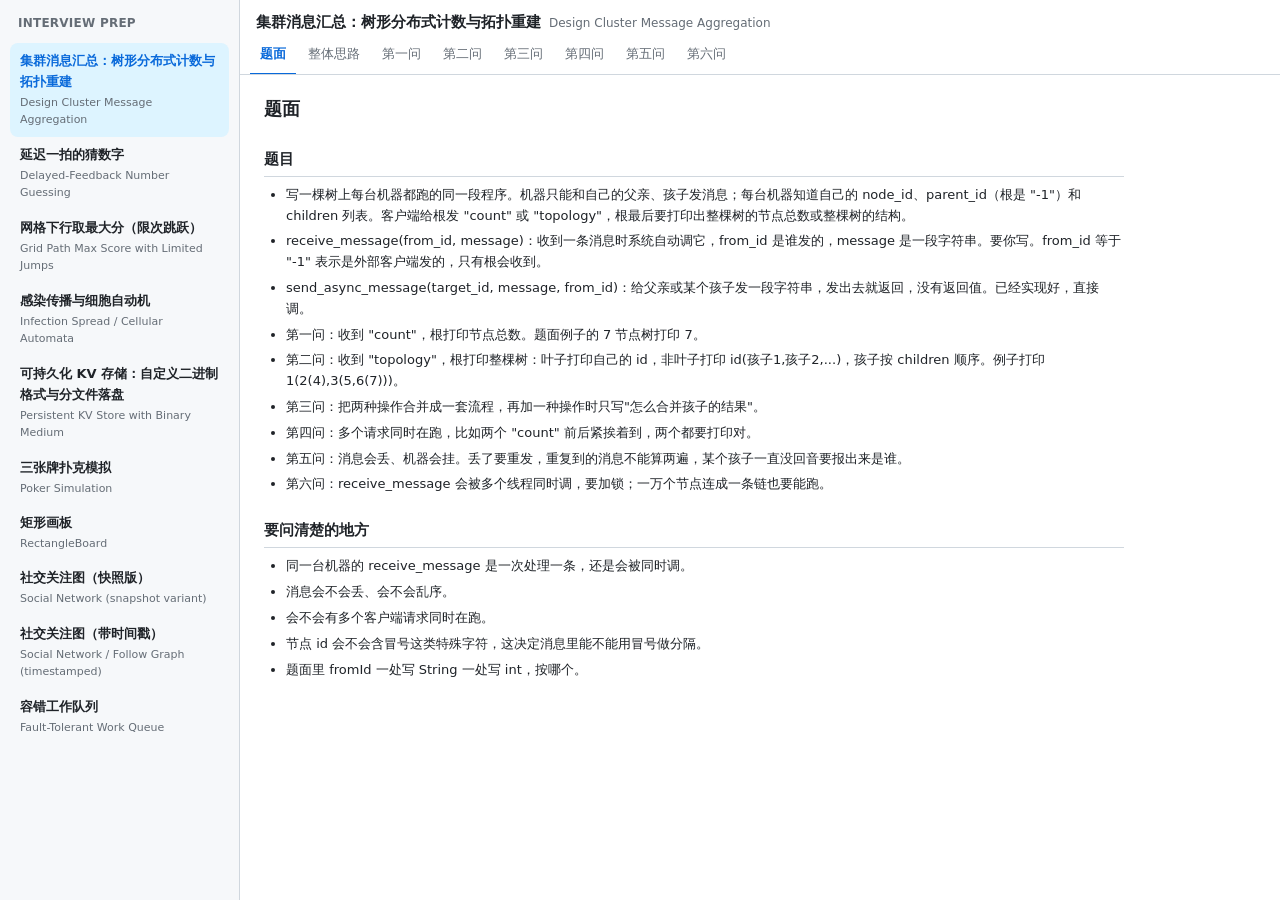
<file: index.html>
<!doctype html>
<html lang="zh-CN">
<head>
<meta charset="utf-8">
<meta name="viewport" content="width=device-width, initial-scale=1">
<title>Interview Prep</title>
<link rel="stylesheet" href="style.css?v=1792100945">
</head>
<body>
<div id="app"></div>
<script src="data.js?v=1792100945"></script>
<script src="app.js?v=1792100945"></script>
</body>
</html>
</file>
<file: style.css>
:root {
  --bg: #ffffff;
  --bg-soft: #f6f8fa;
  --border: #d0d7de;
  --text: #1f2328;
  --muted: #656d76;
  --accent: #0969da;
  --accent-soft: #ddf4ff;
  --add-bg: #e6ffec;
  --add-strong: #abf2bc;
  --del-bg: #ffebe9;
  --del-strong: #ffc1bd;
  --fold-bg: #f1f8ff;
  --ok: #1a7f37;
  --bad: #cf222e;
  --mono: "SF Mono", Menlo, Consolas, "Liberation Mono", monospace;
  --sans: -apple-system, system-ui, "PingFang SC", "Hiragino Sans GB", "Noto Sans CJK SC", "Microsoft YaHei", sans-serif;
}

* { box-sizing: border-box; }
/* 页面本身不滚动，只有各自的栏滚动；否则 iPad 上会出现页面和代码栏互相抢滚动的情况 */
html, body { margin: 0; height: 100%; overflow: hidden; overscroll-behavior: none; }
body { font-family: var(--sans); color: var(--text); background: var(--bg); font-size: 13px; line-height: 1.6; -webkit-text-size-adjust: 100%; }

#app { display: grid; grid-template-columns: 240px 1fr; height: 100vh; height: 100dvh; }
.scrollable, .sidebar, .content.scroll, .step .notes, .codeview, .tabs { overscroll-behavior: contain; -webkit-overflow-scrolling: touch; }

/* ---------------- sidebar ---------------- */
.sidebar { border-right: 1px solid var(--border); background: var(--bg-soft); padding: 14px 10px; overflow: auto; min-height: 0; }
.sidebar h1 { font-size: 12px; margin: 0 0 10px 8px; letter-spacing: .02em; color: var(--muted); font-weight: 600; text-transform: uppercase; }
.plist { list-style: none; margin: 0; padding: 0; }
.plist li a { display: block; padding: 8px 10px; border-radius: 8px; text-decoration: none; color: var(--text); }
.plist li a:hover { background: #eaeef2; }
.plist li a.active { background: var(--accent-soft); color: var(--accent); }
.plist .t { font-weight: 600; font-size: 13px; }
.plist .s { font-size: 11px; color: var(--muted); margin-top: 1px; }
.plist .tags { margin-top: 5px; display: flex; flex-wrap: wrap; gap: 4px; }
.chip { display: inline-block; font-size: 11px; padding: 1px 7px; border-radius: 999px; background: #eaeef2; color: var(--muted); white-space: nowrap; }
.chip.co { background: #fff8c5; color: #7d4e00; }

/* ---------------- main ---------------- */
.main { display: flex; flex-direction: column; min-width: 0; min-height: 0; height: 100%; }
.phead { border-bottom: 1px solid var(--border); background: var(--bg); flex-shrink: 0; }
.titlebar { display: flex; align-items: center; gap: 10px; padding: 8px 16px 0; min-height: 36px; }
.ptitle { margin: 0; font-size: 15px; flex: 1; min-width: 0; white-space: nowrap; overflow: hidden; text-overflow: ellipsis; }
.ptitle .en { color: var(--muted); font-weight: 400; font-size: 12px; margin-left: 8px; }
.meta { display: flex; gap: 6px; flex-shrink: 0; }
.psel { display: none; flex: 1; min-width: 0; font: inherit; font-size: 14px; font-weight: 600; padding: 4px 8px; border: 1px solid var(--border); border-radius: 6px; background: var(--bg); color: var(--text); }

/* 页签永远一行，放不下就横向滑，不往下堆 */
.tabs { display: flex; flex-wrap: nowrap; gap: 2px; overflow-x: auto; padding: 0 10px; scrollbar-width: none; }
.tabs::-webkit-scrollbar { display: none; }
.tabs a { flex-shrink: 0; padding: 8px 10px; text-decoration: none; color: var(--muted); border-bottom: 2px solid transparent; font-size: 13px; margin-bottom: -1px; white-space: nowrap; }
.tabs a:hover { color: var(--text); }
.tabs a.active { color: var(--accent); border-bottom-color: var(--accent); font-weight: 600; }
.tabs .sub { display: none; color: var(--muted); font-weight: 400; font-size: 11px; margin-left: 4px; }
@media (min-width: 1300px) { .tabs .sub { display: inline; } }

.content { flex: 1; min-height: 0; display: flex; flex-direction: column; overflow: hidden; }
.content.scroll { display: block; overflow: auto; padding: 20px 24px 60px; }
.doc { max-width: 860px; }

/* ---------------- markdown ---------------- */
.md h1 { font-size: 18px; margin: 0 0 14px; }
.md h2 { font-size: 14.5px; margin: 24px 0 8px; padding-bottom: 5px; border-bottom: 1px solid var(--border); }
.md h3 { font-size: 13.5px; margin: 16px 0 6px; color: #24292f; }
.md p { margin: 0 0 10px; }
.md ul, .md ol { margin: 0 0 10px; padding-left: 22px; }
.md li { margin: 5px 0; }
.md code { font-family: var(--mono); font-size: 11.5px; background: #eff1f3; padding: 1px 5px; border-radius: 4px; }
.md pre { background: var(--bg-soft); border: 1px solid var(--border); border-radius: 8px; padding: 10px 12px; overflow: auto; margin: 0 0 12px; }
.md pre code { background: none; padding: 0; font-size: 11.5px; line-height: 1.5; }
.md blockquote { margin: 0 0 12px; padding: 6px 12px; border-left: 4px solid var(--border); color: var(--muted); background: var(--bg-soft); }
.md blockquote p { margin: 0; }
.md table { border-collapse: collapse; margin: 0 0 14px; font-size: 12px; width: 100%; }
.md th, .md td { border: 1px solid var(--border); padding: 5px 8px; text-align: left; vertical-align: top; }
.md th { background: var(--bg-soft); font-weight: 600; }
.md strong { font-weight: 650; }

/* ---------------- step layout：左文字右代码，两栏各自滚 ---------------- */
.panebar { display: none; padding: 6px 12px; border-bottom: 1px solid var(--border); background: var(--bg); flex-shrink: 0; }
.step { display: grid; grid-template-columns: minmax(260px, 38%) 1fr; flex: 1; min-height: 0; }
.step .notes { overflow: auto; min-height: 0; padding: 14px 18px 40px; border-right: 1px solid var(--border); font-size: 13px; }
.step .notes .md h1 { font-size: 15px; margin: 0 0 12px; }
.step .notes .md h2 { font-size: 13px; margin: 18px 0 6px; color: var(--muted); text-transform: none; }
.step .notes .md li { margin: 6px 0; }
.step .codecol { display: flex; flex-direction: column; min-width: 0; min-height: 0; background: #fbfcfd; }
.step.pane-both .innotes { display: none; }

details.more { margin-top: 20px; border-top: 1px solid var(--border); padding-top: 8px; }
details.more summary { cursor: pointer; color: var(--accent); font-size: 13px; user-select: none; }
details.more .morebody { margin-top: 8px; }

.toolbar { display: flex; align-items: center; gap: 10px 12px; flex-wrap: wrap; padding: 7px 12px; border-bottom: 1px solid var(--border); background: var(--bg); font-size: 12px; flex-shrink: 0; }
.toolbar label { color: var(--muted); display: inline-flex; align-items: center; gap: 5px; white-space: nowrap; }
.toolbar label.right { margin-left: auto; }
.toolbar select { font: inherit; font-size: 12px; padding: 3px 6px; border: 1px solid var(--border); border-radius: 6px; background: var(--bg); max-width: 170px; }
.seg { display: inline-flex; border: 1px solid var(--border); border-radius: 6px; overflow: hidden; }
.seg button { font: inherit; font-size: 12px; padding: 5px 10px; border: 0; background: var(--bg); cursor: pointer; color: var(--muted); white-space: nowrap; }
.seg button + button { border-left: 1px solid var(--border); }
.seg button.on { background: var(--accent-soft); color: var(--accent); font-weight: 600; }
.stats { font-family: var(--mono); font-size: 11px; }
.stats .a { color: var(--ok); } .stats .d { color: var(--bad); margin-left: 6px; }
.dot { display: inline-block; width: 7px; height: 7px; border-radius: 50%; margin-left: 5px; vertical-align: middle; }
.dot.ok { background: var(--ok); } .dot.bad { background: var(--bad); }
.testbanner { padding: 6px 14px; font-size: 12px; border-bottom: 1px solid var(--border); flex-shrink: 0; }
.testbanner.ok { background: #dafbe1; color: var(--ok); }
.testbanner.bad { background: #ffebe9; color: var(--bad); }

.codeview { flex: 1; min-height: 0; overflow: auto; }
table.code { border-collapse: collapse; width: 100%; font-family: var(--mono); font-size: 11.5px; line-height: 1.5; }
table.code td { padding: 0 10px; white-space: pre; vertical-align: top; }
table.code.wrap td { white-space: pre-wrap; word-break: break-all; }
table.code td.ln { width: 1%; text-align: right; color: #8c959f; user-select: none; background: #f6f8fa; border-right: 1px solid #eaeef2; padding: 0 8px; white-space: nowrap; }
table.code td.mk { width: 1%; padding: 0 4px; color: var(--muted); user-select: none; white-space: nowrap; }
table.code tr.add td { background: var(--add-bg); }
table.code tr.add td.ln { background: var(--add-strong); }
table.code tr.add td.mk { color: var(--ok); }
table.code tr.del td { background: var(--del-bg); }
table.code tr.del td.ln { background: var(--del-strong); }
table.code tr.del td.mk { color: var(--bad); }
table.code tr.fold td { background: var(--fold-bg); color: var(--accent); cursor: pointer; text-align: center; padding: 4px; font-family: var(--sans); font-size: 11px; white-space: normal; }
table.code tr.fold td:hover { text-decoration: underline; }
.empty { padding: 40px; color: var(--muted); text-align: center; }
pre.testout { margin: 0; padding: 12px 14px; font-family: var(--mono); font-size: 11px; white-space: pre-wrap; border-bottom: 1px solid var(--border); background: var(--bg); max-height: 40%; overflow: auto; flex-shrink: 0; }

/* highlight */
.k { color: #cf222e; } .s { color: #0a3069; } .c { color: #6e7781; font-style: italic; } .n { color: #0550ae; } .d { color: #8250df; }

.stepnav { display: flex; justify-content: space-between; padding: 9px 16px; border-top: 1px solid var(--border); font-size: 13px; background: var(--bg); flex-shrink: 0; }
.stepnav.innotes { margin: 24px -18px -40px; }
.stepnav a { color: var(--accent); text-decoration: none; }
.stepnav a:hover { text-decoration: underline; }
.stepnav .dis { color: var(--muted); }

/* ---------------- 1200px 以下（含 iPad 横屏）：侧栏收起，题目用下拉框选，去掉标签 ---------------- */
@media (max-width: 1199px) {
  #app { grid-template-columns: 1fr; }
  .sidebar { display: none; }
  .psel { display: block; }
  .ptitle, .meta { display: none; }
  .titlebar { padding: 6px 10px 0; }
  .tabs { padding: 0 6px; }
  .content.scroll { padding: 14px 14px 50px; }
}

/* ---------------- 720px 以下（iPad 分屏、手机）：两栏放不下，切换看思路或代码 ---------------- */
@media (max-width: 719px) {
  .panebar { display: block; }
  .step { grid-template-columns: 1fr; }
  .step .notes { border-right: none; padding: 12px 14px 0; }
  .step.pane-notes .codecol { display: none; }
  .step.pane-code .notes { display: none; }
  .stepnav.innotes { margin: 24px -14px 0; }
  .toolbar { padding: 6px 10px; gap: 8px 10px; }
  .toolbar select { max-width: 130px; }
}
</file>
